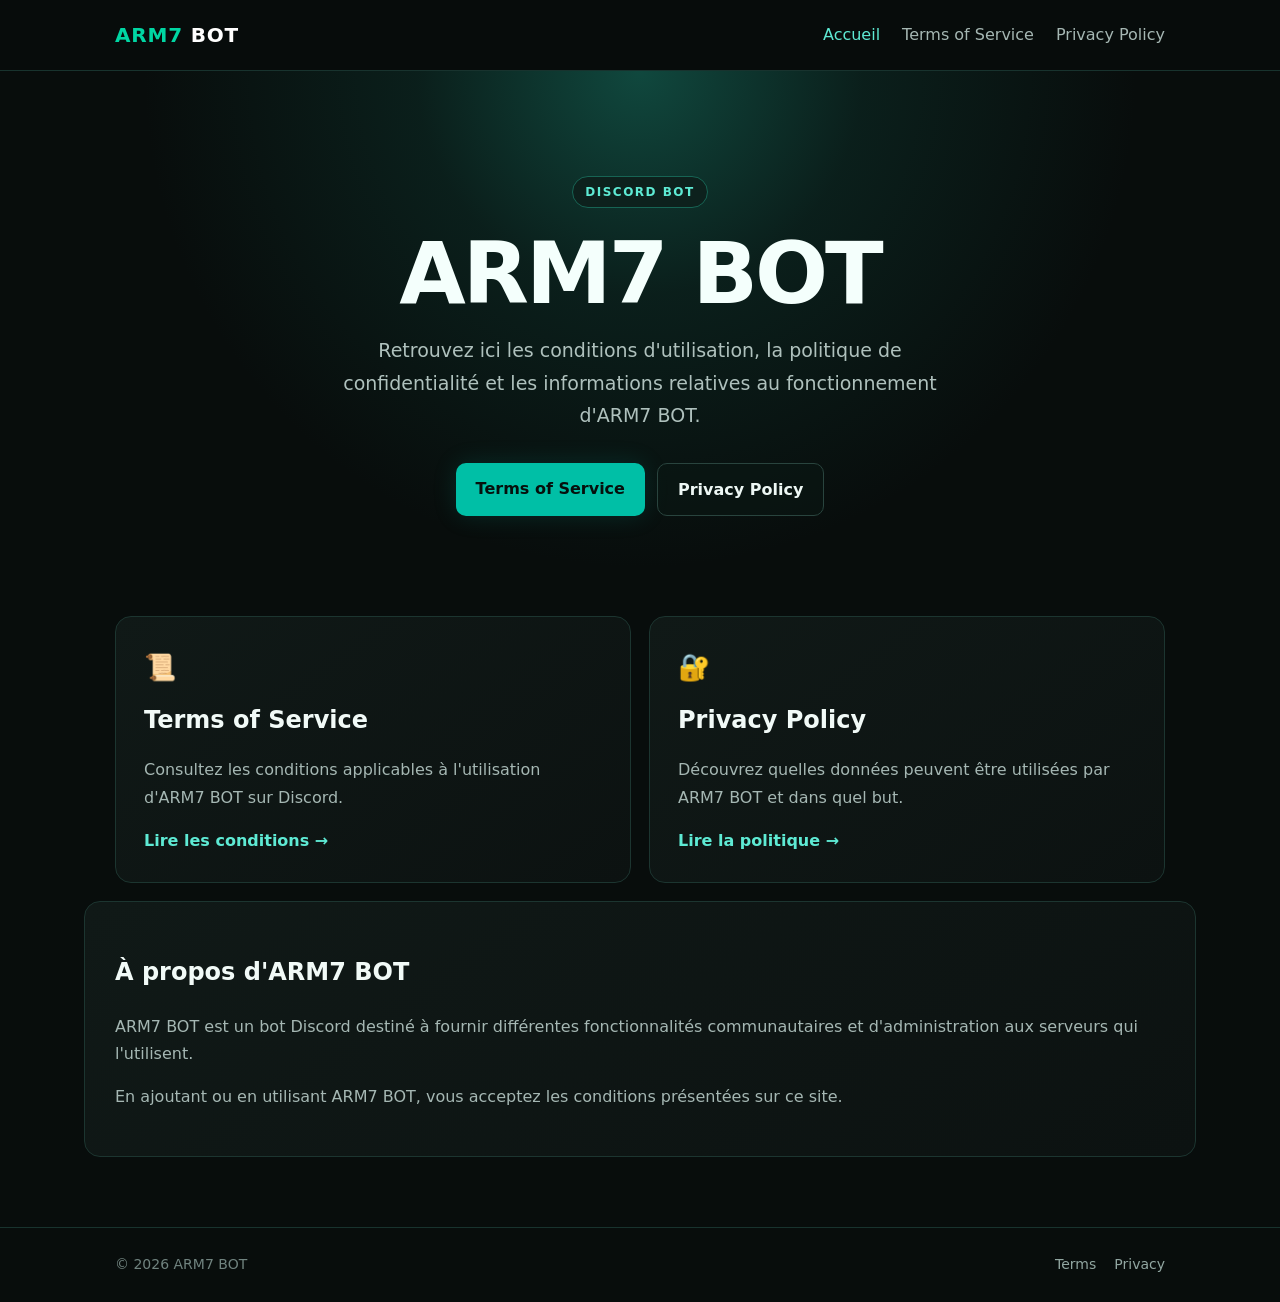
<file: index.html>
<!DOCTYPE html>
<html lang="fr">
<head>
    <meta charset="UTF-8">
    <meta name="viewport" content="width=device-width, initial-scale=1.0">

    <meta
        name="description"
        content="ARM7 BOT — Conditions d'utilisation et politique de confidentialité."
    >

    <title>ARM7 BOT — Informations légales</title>

    <link rel="stylesheet" href="style.css">
</head>

<body>

<header class="site-header">
    <div class="container nav">

        <a href="index.html" class="brand">
            <span>ARM7</span> BOT
        </a>

        <nav>
            <a href="index.html" class="active">Accueil</a>
            <a href="terms.html">Terms of Service</a>
            <a href="privacy.html">Privacy Policy</a>
        </nav>

    </div>
</header>


<main>

<section class="hero">

    <div class="container hero-content">

        <div class="badge">
            DISCORD BOT
        </div>

        <h1>ARM7 BOT</h1>

        <p>
            Retrouvez ici les conditions d'utilisation,
            la politique de confidentialité et les informations
            relatives au fonctionnement d'ARM7 BOT.
        </p>

        <div class="buttons">

            <a href="terms.html" class="button primary">
                Terms of Service
            </a>

            <a href="privacy.html" class="button secondary">
                Privacy Policy
            </a>

        </div>

    </div>

</section>


<section class="container cards">

    <article class="card">

        <div class="card-icon">
            📜
        </div>

        <h2>
            Terms of Service
        </h2>

        <p>
            Consultez les conditions applicables à
            l'utilisation d'ARM7 BOT sur Discord.
        </p>

        <a href="terms.html">
            Lire les conditions →
        </a>

    </article>


    <article class="card">

        <div class="card-icon">
            🔐
        </div>

        <h2>
            Privacy Policy
        </h2>

        <p>
            Découvrez quelles données peuvent être
            utilisées par ARM7 BOT et dans quel but.
        </p>

        <a href="privacy.html">
            Lire la politique →
        </a>

    </article>

</section>


<section class="container info">

    <h2>
        À propos d'ARM7 BOT
    </h2>

    <p>
        ARM7 BOT est un bot Discord destiné à fournir
        différentes fonctionnalités communautaires et
        d'administration aux serveurs qui l'utilisent.
    </p>

    <p>
        En ajoutant ou en utilisant ARM7 BOT,
        vous acceptez les conditions présentées
        sur ce site.
    </p>

</section>

</main>


<footer>

    <div class="container footer-content">

        <span>
            © 2026 ARM7 BOT
        </span>

        <div>

            <a href="terms.html">
                Terms
            </a>

            <a href="privacy.html">
                Privacy
            </a>

        </div>

    </div>

</footer>

</body>
</html>
</file>
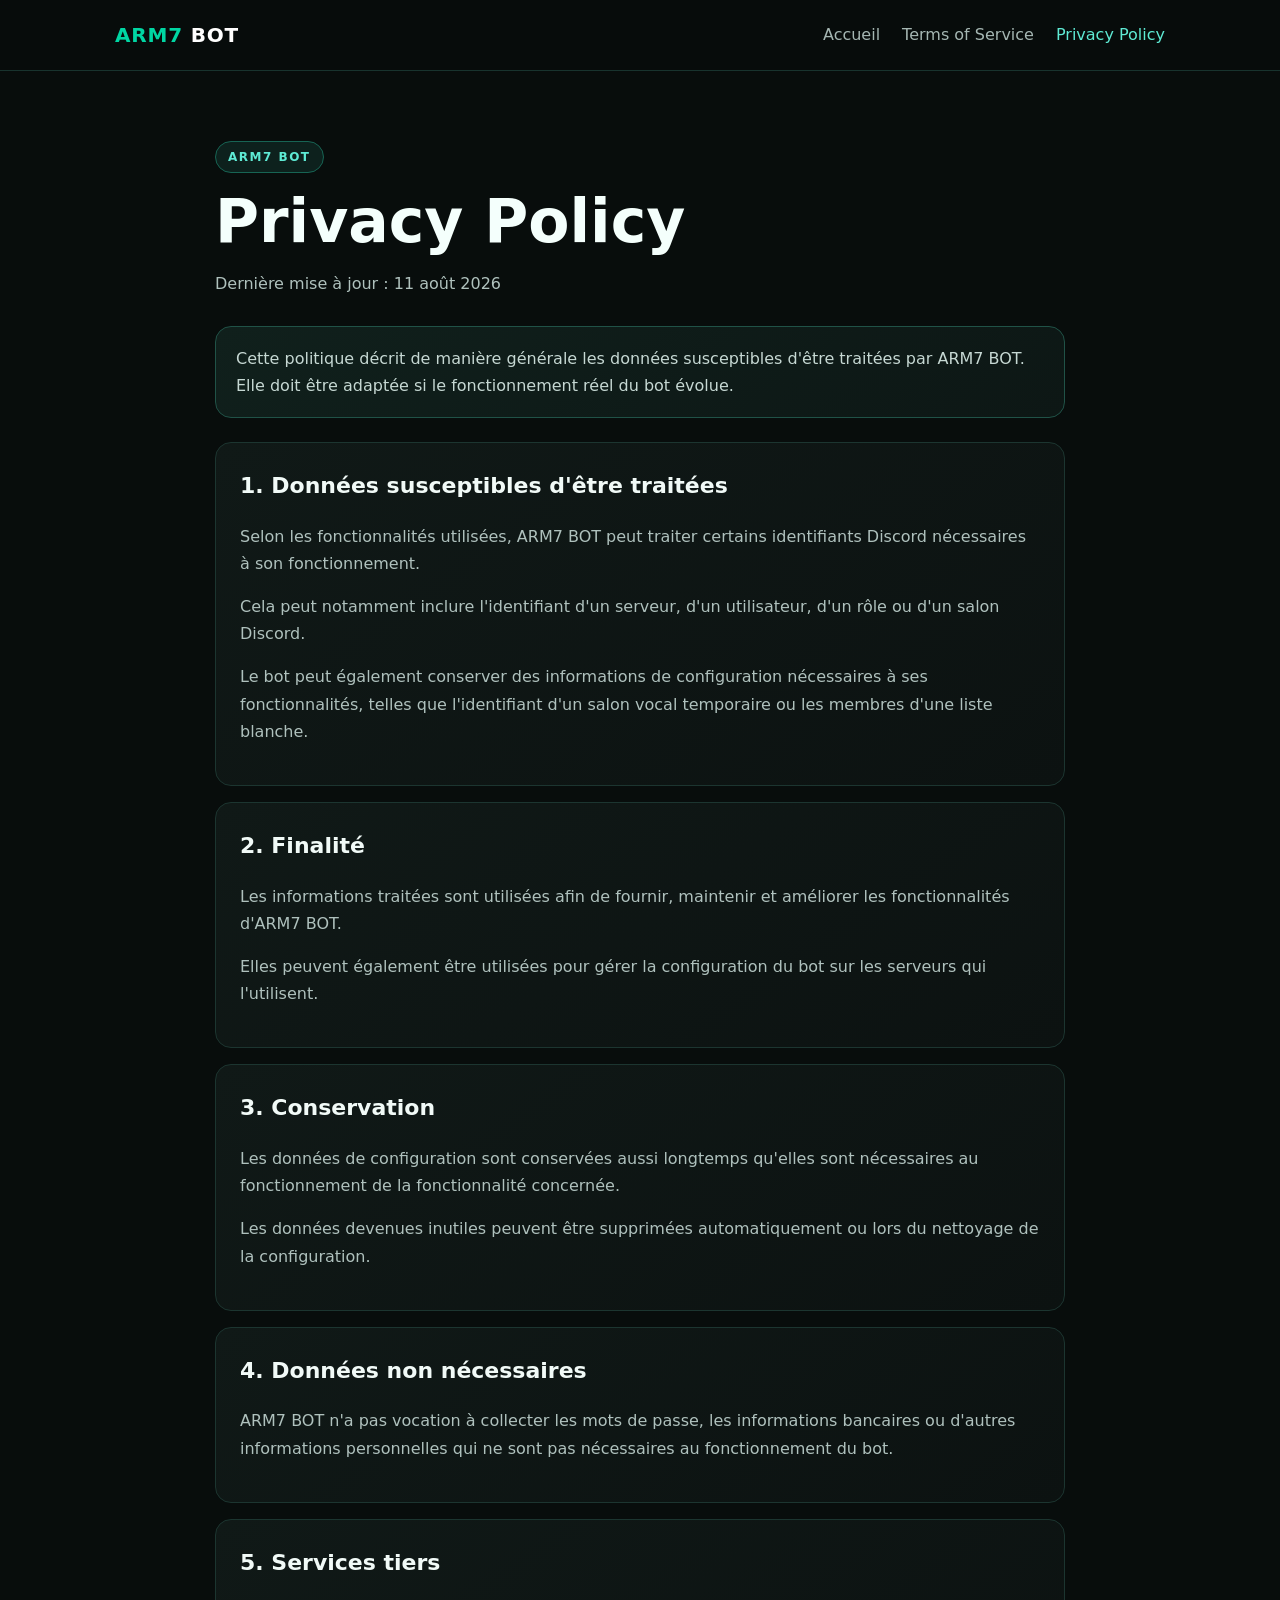
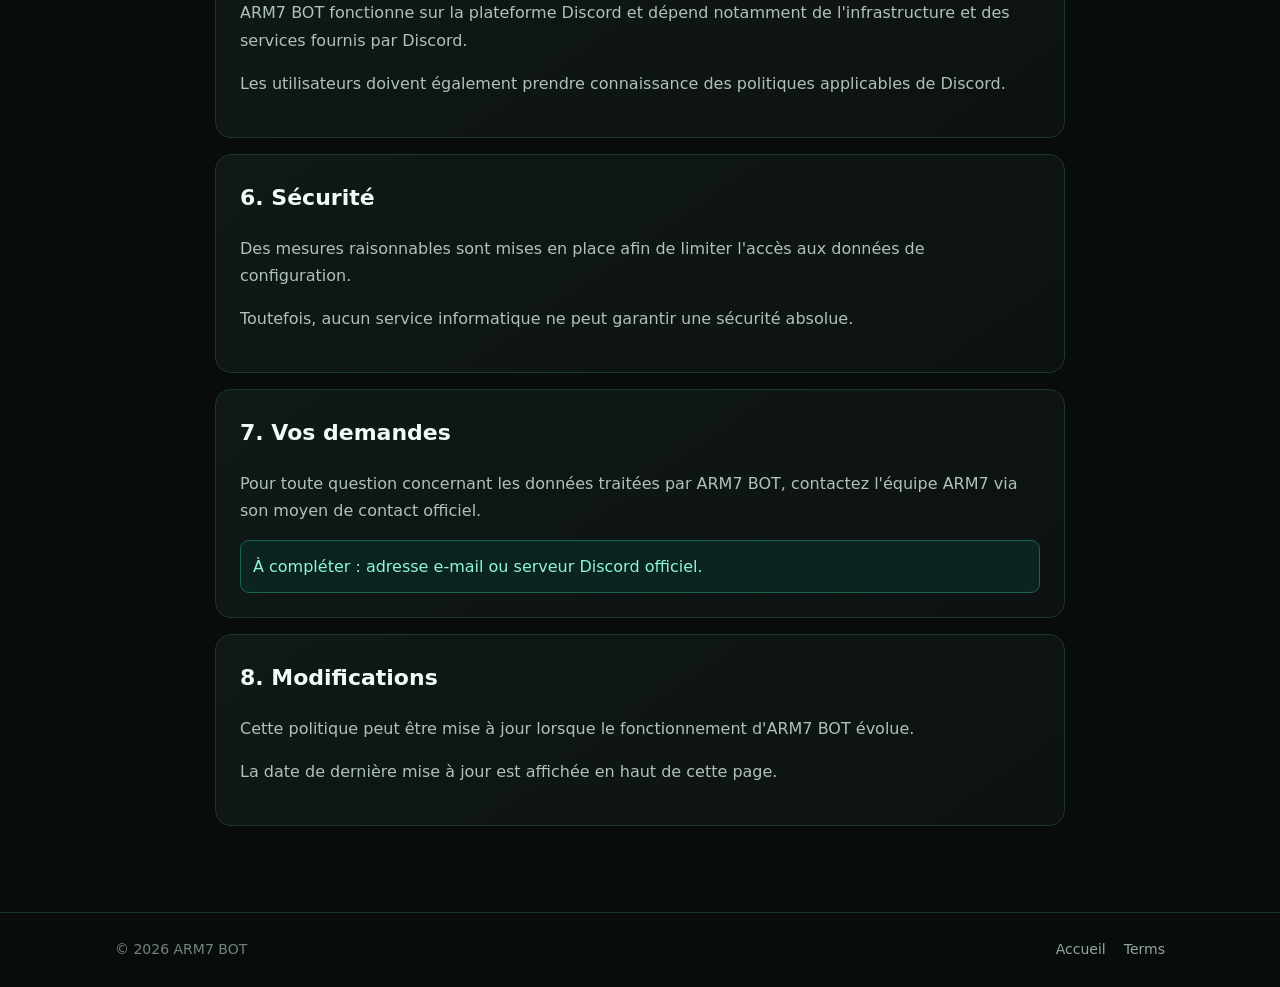
<file: privacy.html>
<!DOCTYPE html>
<html lang="fr">

<head>

    <meta charset="UTF-8">

    <meta
        name="viewport"
        content="width=device-width, initial-scale=1.0"
    >

    <meta
        name="description"
        content="ARM7 BOT — Privacy Policy."
    >

    <title>ARM7 BOT — Privacy Policy</title>

    <link rel="stylesheet" href="style.css">

</head>


<body>

<header class="site-header">

    <div class="container nav">

        <a href="index.html" class="brand">
            <span>ARM7</span> BOT
        </a>

        <nav>

            <a href="index.html">
                Accueil
            </a>

            <a href="terms.html">
                Terms of Service
            </a>

            <a href="privacy.html" class="active">
                Privacy Policy
            </a>

        </nav>

    </div>

</header>


<main class="container legal">

    <div class="legal-header">

        <div class="badge">
            ARM7 BOT
        </div>

        <h1>
            Privacy Policy
        </h1>

        <p>
            Dernière mise à jour : 11 août 2026
        </p>

    </div>


    <div class="notice">

        Cette politique décrit de manière générale les
        données susceptibles d'être traitées par ARM7 BOT.
        Elle doit être adaptée si le fonctionnement réel
        du bot évolue.

    </div>


    <section>

        <h2>
            1. Données susceptibles d'être traitées
        </h2>

        <p>
            Selon les fonctionnalités utilisées,
            ARM7 BOT peut traiter certains identifiants
            Discord nécessaires à son fonctionnement.
        </p>

        <p>
            Cela peut notamment inclure l'identifiant
            d'un serveur, d'un utilisateur, d'un rôle
            ou d'un salon Discord.
        </p>

        <p>
            Le bot peut également conserver des informations
            de configuration nécessaires à ses fonctionnalités,
            telles que l'identifiant d'un salon vocal temporaire
            ou les membres d'une liste blanche.
        </p>

    </section>


    <section>

        <h2>
            2. Finalité
        </h2>

        <p>
            Les informations traitées sont utilisées afin
            de fournir, maintenir et améliorer les fonctionnalités
            d'ARM7 BOT.
        </p>

        <p>
            Elles peuvent également être utilisées pour gérer
            la configuration du bot sur les serveurs qui
            l'utilisent.
        </p>

    </section>


    <section>

        <h2>
            3. Conservation
        </h2>

        <p>
            Les données de configuration sont conservées
            aussi longtemps qu'elles sont nécessaires au
            fonctionnement de la fonctionnalité concernée.
        </p>

        <p>
            Les données devenues inutiles peuvent être
            supprimées automatiquement ou lors du nettoyage
            de la configuration.
        </p>

    </section>


    <section>

        <h2>
            4. Données non nécessaires
        </h2>

        <p>
            ARM7 BOT n'a pas vocation à collecter les mots
            de passe, les informations bancaires ou d'autres
            informations personnelles qui ne sont pas
            nécessaires au fonctionnement du bot.
        </p>

    </section>


    <section>

        <h2>
            5. Services tiers
        </h2>

        <p>
            ARM7 BOT fonctionne sur la plateforme Discord
            et dépend notamment de l'infrastructure et
            des services fournis par Discord.
        </p>

        <p>
            Les utilisateurs doivent également prendre
            connaissance des politiques applicables de Discord.
        </p>

    </section>


    <section>

        <h2>
            6. Sécurité
        </h2>

        <p>
            Des mesures raisonnables sont mises en place
            afin de limiter l'accès aux données de configuration.
        </p>

        <p>
            Toutefois, aucun service informatique ne peut
            garantir une sécurité absolue.
        </p>

    </section>


    <section>

        <h2>
            7. Vos demandes
        </h2>

        <p>
            Pour toute question concernant les données
            traitées par ARM7 BOT, contactez l'équipe ARM7
            via son moyen de contact officiel.
        </p>

        <div class="placeholder">
            À compléter : adresse e-mail ou serveur Discord officiel.
        </div>

    </section>


    <section>

        <h2>
            8. Modifications
        </h2>

        <p>
            Cette politique peut être mise à jour lorsque
            le fonctionnement d'ARM7 BOT évolue.
        </p>

        <p>
            La date de dernière mise à jour est affichée
            en haut de cette page.
        </p>

    </section>

</main>


<footer>

    <div class="container footer-content">

        <span>
            © 2026 ARM7 BOT
        </span>

        <div>

            <a href="index.html">
                Accueil
            </a>

            <a href="terms.html">
                Terms
            </a>

        </div>

    </div>

</footer>

</body>
</html>
</file>
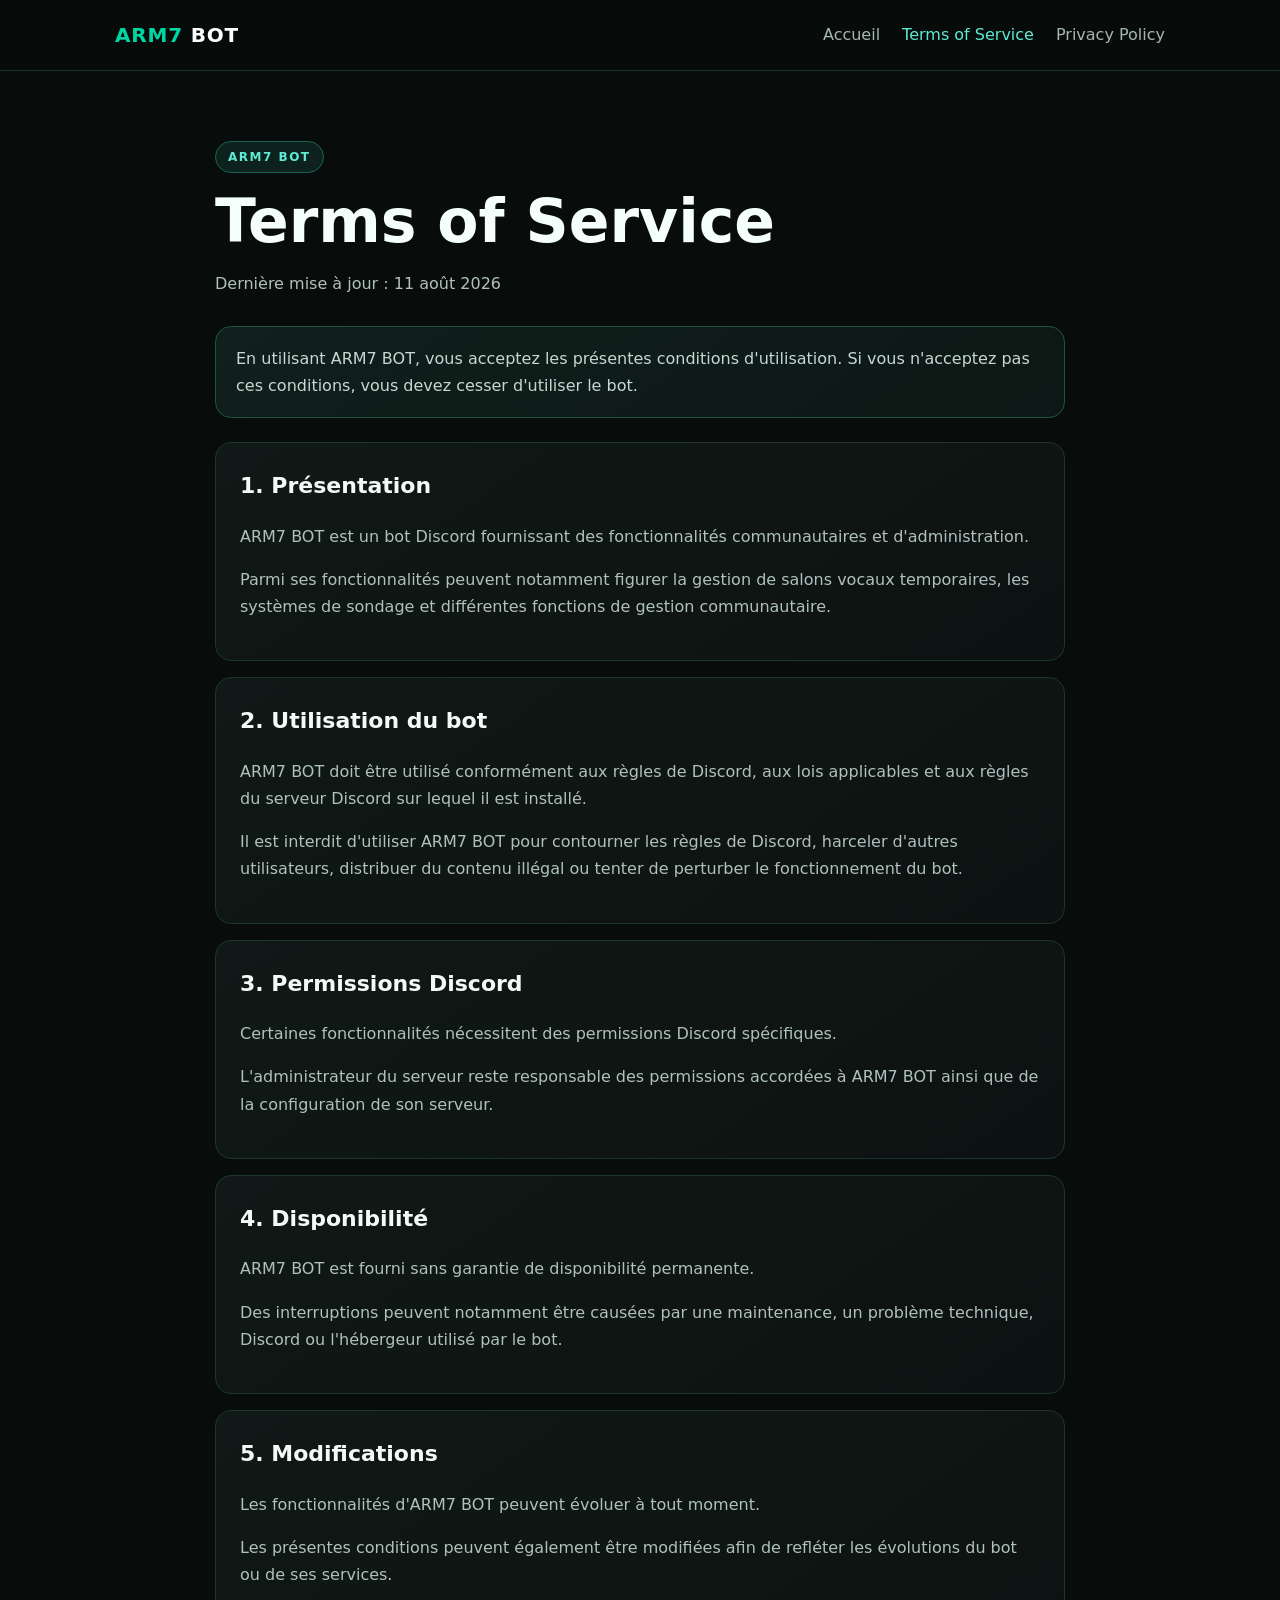
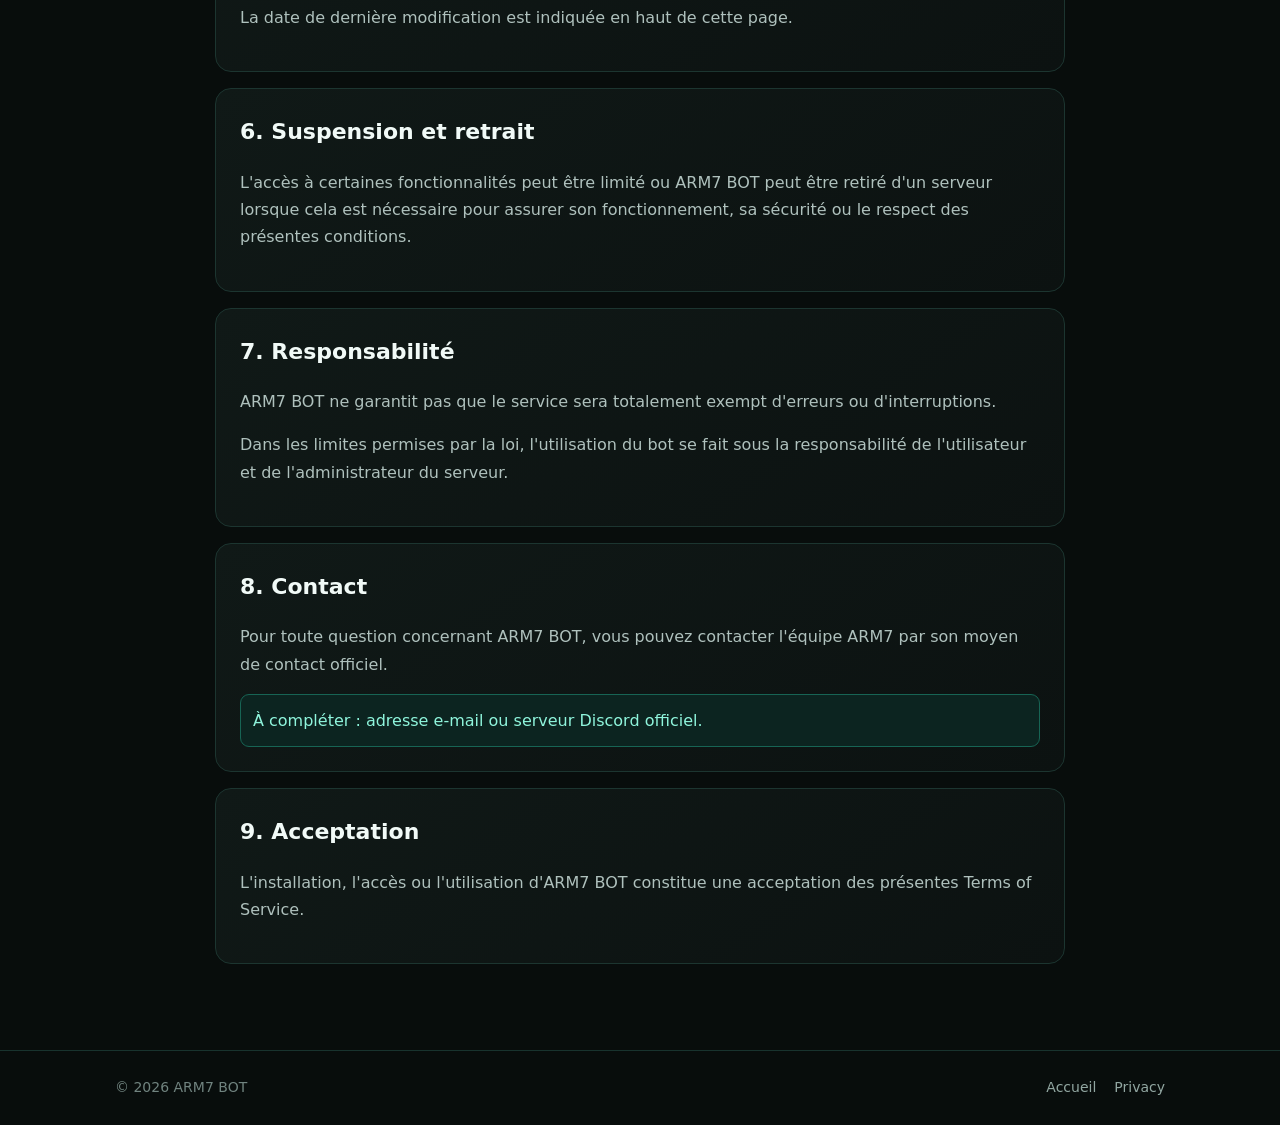
<file: terms.html>
<!DOCTYPE html>
<html lang="fr">

<head>

    <meta charset="UTF-8">

    <meta
        name="viewport"
        content="width=device-width, initial-scale=1.0"
    >

    <meta
        name="description"
        content="ARM7 BOT — Terms of Service."
    >

    <title>ARM7 BOT — Terms of Service</title>

    <link rel="stylesheet" href="style.css">

</head>


<body>

<header class="site-header">

    <div class="container nav">

        <a href="index.html" class="brand">
            <span>ARM7</span> BOT
        </a>

        <nav>

            <a href="index.html">
                Accueil
            </a>

            <a href="terms.html" class="active">
                Terms of Service
            </a>

            <a href="privacy.html">
                Privacy Policy
            </a>

        </nav>

    </div>

</header>


<main class="container legal">

    <div class="legal-header">

        <div class="badge">
            ARM7 BOT
        </div>

        <h1>
            Terms of Service
        </h1>

        <p>
            Dernière mise à jour : 11 août 2026
        </p>

    </div>


    <div class="notice">

        En utilisant ARM7 BOT, vous acceptez les présentes
        conditions d'utilisation. Si vous n'acceptez pas
        ces conditions, vous devez cesser d'utiliser le bot.

    </div>


    <section>

        <h2>
            1. Présentation
        </h2>

        <p>
            ARM7 BOT est un bot Discord fournissant des
            fonctionnalités communautaires et d'administration.
        </p>

        <p>
            Parmi ses fonctionnalités peuvent notamment
            figurer la gestion de salons vocaux temporaires,
            les systèmes de sondage et différentes fonctions
            de gestion communautaire.
        </p>

    </section>


    <section>

        <h2>
            2. Utilisation du bot
        </h2>

        <p>
            ARM7 BOT doit être utilisé conformément aux règles
            de Discord, aux lois applicables et aux règles
            du serveur Discord sur lequel il est installé.
        </p>

        <p>
            Il est interdit d'utiliser ARM7 BOT pour
            contourner les règles de Discord, harceler
            d'autres utilisateurs, distribuer du contenu
            illégal ou tenter de perturber le fonctionnement
            du bot.
        </p>

    </section>


    <section>

        <h2>
            3. Permissions Discord
        </h2>

        <p>
            Certaines fonctionnalités nécessitent des
            permissions Discord spécifiques.
        </p>

        <p>
            L'administrateur du serveur reste responsable
            des permissions accordées à ARM7 BOT ainsi que
            de la configuration de son serveur.
        </p>

    </section>


    <section>

        <h2>
            4. Disponibilité
        </h2>

        <p>
            ARM7 BOT est fourni sans garantie de disponibilité
            permanente.
        </p>

        <p>
            Des interruptions peuvent notamment être causées
            par une maintenance, un problème technique,
            Discord ou l'hébergeur utilisé par le bot.
        </p>

    </section>


    <section>

        <h2>
            5. Modifications
        </h2>

        <p>
            Les fonctionnalités d'ARM7 BOT peuvent évoluer
            à tout moment.
        </p>

        <p>
            Les présentes conditions peuvent également être
            modifiées afin de refléter les évolutions du bot
            ou de ses services.
        </p>

        <p>
            La date de dernière modification est indiquée
            en haut de cette page.
        </p>

    </section>


    <section>

        <h2>
            6. Suspension et retrait
        </h2>

        <p>
            L'accès à certaines fonctionnalités peut être
            limité ou ARM7 BOT peut être retiré d'un serveur
            lorsque cela est nécessaire pour assurer son
            fonctionnement, sa sécurité ou le respect
            des présentes conditions.
        </p>

    </section>


    <section>

        <h2>
            7. Responsabilité
        </h2>

        <p>
            ARM7 BOT ne garantit pas que le service sera
            totalement exempt d'erreurs ou d'interruptions.
        </p>

        <p>
            Dans les limites permises par la loi, l'utilisation
            du bot se fait sous la responsabilité de l'utilisateur
            et de l'administrateur du serveur.
        </p>

    </section>


    <section>

        <h2>
            8. Contact
        </h2>

        <p>
            Pour toute question concernant ARM7 BOT,
            vous pouvez contacter l'équipe ARM7 par
            son moyen de contact officiel.
        </p>

        <div class="placeholder">
            À compléter : adresse e-mail ou serveur Discord officiel.
        </div>

    </section>


    <section>

        <h2>
            9. Acceptation
        </h2>

        <p>
            L'installation, l'accès ou l'utilisation
            d'ARM7 BOT constitue une acceptation des
            présentes Terms of Service.
        </p>

    </section>

</main>


<footer>

    <div class="container footer-content">

        <span>
            © 2026 ARM7 BOT
        </span>

        <div>

            <a href="index.html">
                Accueil
            </a>

            <a href="privacy.html">
                Privacy
            </a>

        </div>

    </div>

</footer>

</body>
</html>
</file>
<file: style.css>
```css
* {
    box-sizing: border-box;
}

html {
    scroll-behavior: smooth;
}

body {
    margin: 0;
    background: #080d0c;
    color: #edf7f4;
    font-family:
        Inter,
        ui-sans-serif,
        system-ui,
        -apple-system,
        BlinkMacSystemFont,
        "Segoe UI",
        sans-serif;
    line-height: 1.7;
}

.container {
    width: min(1050px, calc(100% - 36px));
    margin: auto;
}


/* =========================
   HEADER
========================= */

.site-header {
    position: sticky;
    top: 0;
    z-index: 100;

    background: rgba(8, 13, 12, 0.9);
    backdrop-filter: blur(14px);

    border-bottom: 1px solid #18332e;
}

.nav {
    min-height: 70px;

    display: flex;
    align-items: center;
    justify-content: space-between;

    gap: 20px;
}

.brand {
    color: #ffffff;

    text-decoration: none;

    font-size: 20px;
    font-weight: 900;

    letter-spacing: 0.8px;
}

.brand span {
    color: #00d6a3;
}

nav {
    display: flex;
    flex-wrap: wrap;
    gap: 22px;
}

nav a {
    color: #a5b7b3;

    text-decoration: none;

    transition: 0.2s ease;
}

nav a:hover,
nav a.active {
    color: #5eead4;
}


/* =========================
   HERO
========================= */

.hero {
    padding: 105px 0 80px;

    background:
        radial-gradient(
            circle at 50% 0,
            #10483e 0,
            rgba(16, 72, 62, 0.30) 27%,
            rgba(8, 13, 12, 0) 60%
        );
}

.hero-content {
    max-width: 760px;
    text-align: center;
}

.badge {
    display: inline-block;

    padding: 5px 12px;

    border: 1px solid #176454;
    border-radius: 999px;

    background: #0d211d;

    color: #5eead4;

    font-size: 12px;
    font-weight: 800;

    letter-spacing: 1.5px;
}

.hero h1 {
    margin: 22px 0 18px;

    font-size: clamp(48px, 9vw, 86px);

    line-height: 1;

    letter-spacing: -3px;

    color: #f4fffc;
}

.hero p {
    max-width: 650px;

    margin: auto;

    color: #afc1bd;

    font-size: 19px;
}


/* =========================
   BUTTONS
========================= */

.buttons {
    display: flex;

    justify-content: center;

    gap: 12px;

    flex-wrap: wrap;

    margin-top: 32px;
}

.button {
    display: inline-block;

    padding: 12px 20px;

    border-radius: 10px;

    text-decoration: none;

    font-weight: 800;

    transition:
        background 0.2s ease,
        border-color 0.2s ease,
        transform 0.2s ease;
}

.button:hover {
    transform: translateY(-2px);
}

.button.primary {
    background: #00bfa6;

    color: #06100d;

    box-shadow:
        0 0 25px rgba(0, 191, 166, 0.15);
}

.button.primary:hover {
    background: #00d6a3;

    box-shadow:
        0 0 30px rgba(0, 214, 163, 0.25);
}

.button.secondary {
    border: 1px solid #29443e;

    background: rgba(11, 24, 21, 0.5);

    color: #edf7f4;
}

.button.secondary:hover {
    border-color: #00bfa6;

    color: #5eead4;
}


/* =========================
   CARDS
========================= */

.cards {
    display: grid;

    grid-template-columns: repeat(2, 1fr);

    gap: 18px;

    margin-top: 20px;
}

.card {
    padding: 28px;

    background:
        linear-gradient(
            145deg,
            #101917,
            #0c1211
        );

    border: 1px solid #1c3530;

    border-radius: 16px;

    transition:
        border-color 0.2s ease,
        transform 0.2s ease,
        box-shadow 0.2s ease;
}

.card:hover {
    transform: translateY(-3px);

    border-color: #176454;

    box-shadow:
        0 10px 35px rgba(0, 214, 163, 0.06);
}

.card-icon {
    font-size: 26px;
}

.card h2 {
    margin: 10px 0 8px;

    color: #f1faf7;
}

.card p {
    color: #a5b7b3;
}

.card a {
    color: #5eead4;

    text-decoration: none;

    font-weight: 700;

    transition: color 0.2s ease;
}

.card a:hover {
    color: #00d6a3;
}


/* =========================
   INFO
========================= */

.info {
    padding: 30px;

    margin-top: 18px;
    margin-bottom: 70px;

    background:
        linear-gradient(
            145deg,
            #101917,
            #0c1211
        );

    border: 1px solid #1c3530;

    border-radius: 16px;
}

.info h2 {
    color: #f1faf7;
}

.info p {
    color: #a5b7b3;
}


/* =========================
   LEGAL PAGES
========================= */

.legal {
    max-width: 850px;

    padding-top: 70px;
    padding-bottom: 70px;
}

.legal-header {
    margin-bottom: 28px;
}

.legal-header h1 {
    margin: 15px 0 5px;

    font-size: clamp(38px, 7vw, 60px);

    line-height: 1.1;

    color: #f4fffc;
}

.legal-header p {
    color: #7f9690;
}


/* =========================
   NOTICE
========================= */

.notice {
    padding: 18px 20px;

    margin-bottom: 24px;

    color: #c6d8d3;

    background:
        linear-gradient(
            145deg,
            #10201c,
            #0d1715
        );

    border: 1px solid #205247;

    border-radius: 16px;
}


/* =========================
   LEGAL SECTIONS
========================= */

.legal section {
    padding: 24px;

    margin: 16px 0;

    background:
        linear-gradient(
            145deg,
            #101917,
            #0c1211
        );

    border: 1px solid #1c3530;

    border-radius: 16px;
}

.legal h2 {
    margin-top: 0;

    font-size: 22px;

    color: #f1faf7;
}

.legal p {
    color: #afc1bd;
}


/* =========================
   PLACEHOLDER
========================= */

.placeholder {
    padding: 12px;

    color: #8ff5dc;

    background: #0c2420;

    border: 1px solid #176454;

    border-radius: 9px;
}


/* =========================
   FOOTER
========================= */

footer {
    padding: 25px 0;

    border-top: 1px solid #18332e;
}

.footer-content {
    display: flex;

    justify-content: space-between;

    gap: 20px;

    color: #70837f;

    font-size: 14px;
}

.footer-content div {
    display: flex;

    gap: 18px;
}

.footer-content a {
    color: #91a6a1;

    text-decoration: none;

    transition: color 0.2s ease;
}

.footer-content a:hover {
    color: #5eead4;
}


/* =========================
   MOBILE
========================= */

@media (max-width: 700px) {

    .nav {
        align-items: flex-start;

        flex-direction: column;

        padding: 14px 0;
    }

    nav {
        gap: 12px;

        font-size: 14px;
    }

    .hero {
        padding: 75px 0 55px;
    }

    .hero h1 {
        letter-spacing: -2px;
    }

    .cards {
        grid-template-columns: 1fr;
    }

    .legal {
        padding-top: 45px;
        padding-bottom: 45px;
    }

    .footer-content {
        flex-direction: column;
    }
}
```
</file>
